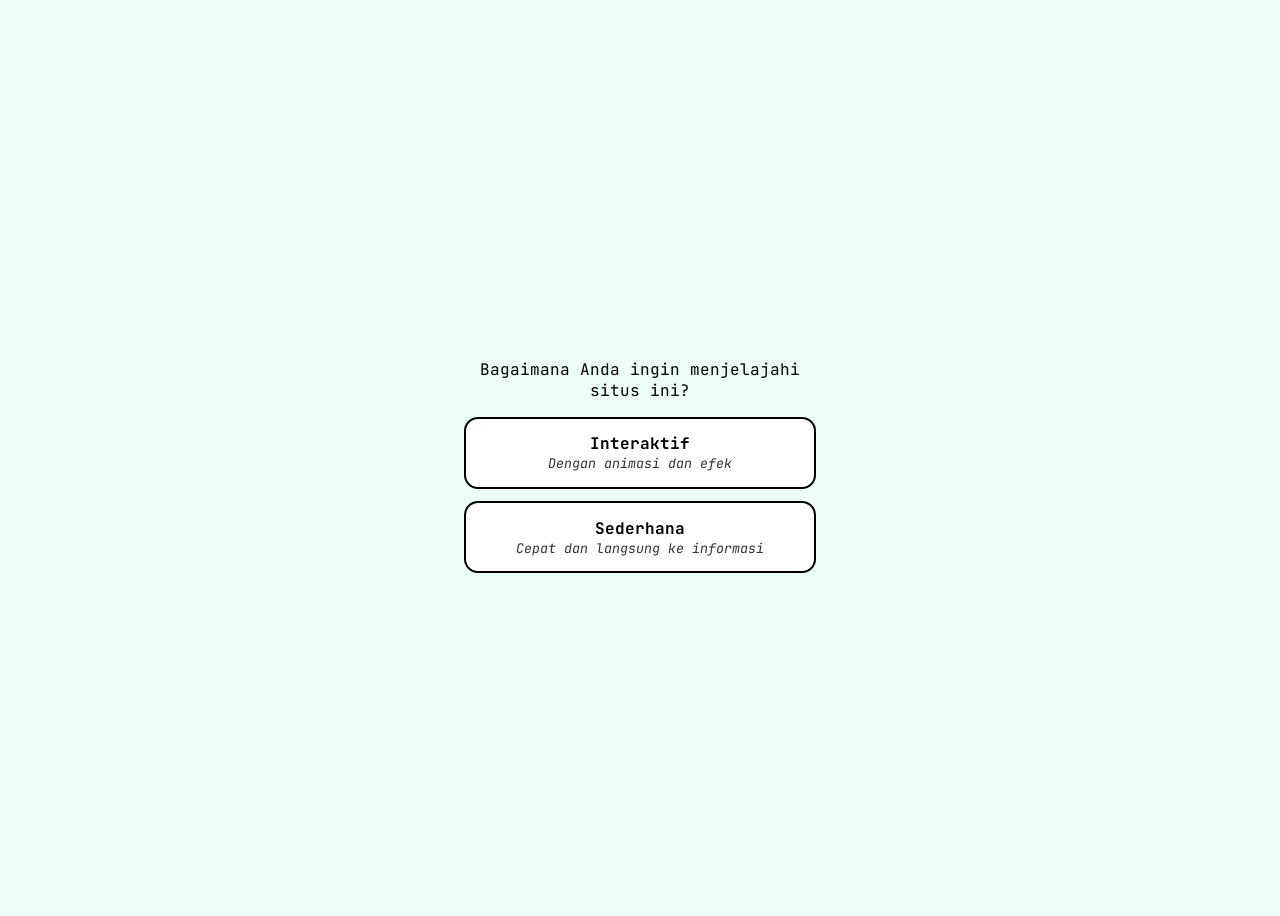
<file: index.html>
<!DOCTYPE html>
<html lang="id">
    <head>
        <meta charset="UTF-8" />
        <meta name="viewport" content="width=device-width, initial-scale=1" />
        <link rel="preconnect" href="https://fonts.googleapis.com">
        <link rel="preconnect" href="https://fonts.gstatic.com" crossorigin>
        <link href="https://fonts.googleapis.com/css2?family=JetBrains+Mono:ital,wght@0,400;0,700;1,400&family=Amiri&display=swap" rel="stylesheet">
        <title>SMPIT Al-Irsyad Al-Islamiyyah Bandung</title>
        <script>
        try {
            var saved = localStorage.getItem("mode");
            var calm = matchMedia("(prefers-reduced-motion: reduce)").matches;
            document.documentElement.dataset.mode = saved || (calm ? "formal" : "interactive");
        } catch (e) {}
        </script>
        <link rel="stylesheet" href="css/splash.css" />
        <script src="js/transition.js" defer></script>
        <script src="js/words.js" defer></script>
        <script src="js/mode.js" defer></script>
    </head>
    <body>
        <div class="splash">
            <div class="shape circle"></div>
            <div class="shape square"></div>
            <div class="shape triangle"></div>
            <img class="splash-logo" src="assets/al-irsyad-logo.png" alt="Logo Al-Irsyad Al-Islamiyyah">
        </div>
        <section class="hero">
            <div class="group">
                <p class="line" lang="ar" dir="rtl" data-words style="--start: 3s">السلام عليكم ورحمة الله وبركاته</p>
            </div>
            <div class="group">
                <h1 class="line" data-words style="--start: 6.7s">Selamat Datang</h1>
                <p class="line" data-words style="--start: 6.9s">Di Website SMPIT Al-Irsyad Al-Islammiyah</p>
            </div>
            <div class="group choice" style="--start: 9.8s">
                <p>Bagaimana Anda ingin menjelajahi situs ini?</p>
                <button type="button" data-set-mode="interactive">Interaktif <small>Dengan animasi dan efek</small></button>
                <button type="button" data-set-mode="formal">Sederhana <small>Cepat dan langsung ke informasi</small></button>
            </div>
        </section>
    </body>
</html>
</file>
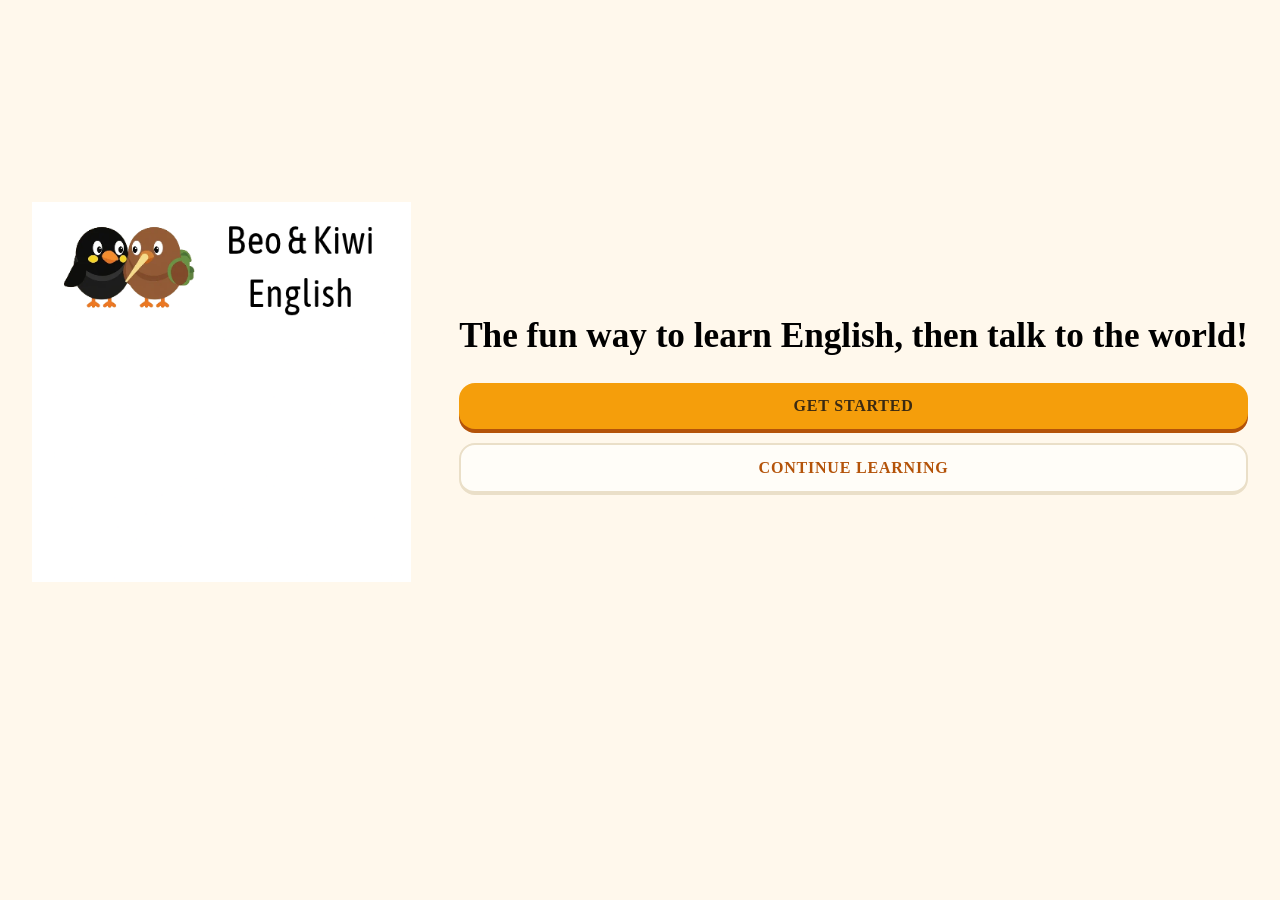
<file: abandoned/index.html>
<!DOCTYPE html>
<html lang="en">
    <head>
        <link rel="preconnect" href="https://fonts.googleapis.com">
        <link rel="preconnect" href="https://fonts.gstatic.com" crossorigin>
        <link href="https://fonts.googleapis.com/css2?family=JetBrains+Mono:ital,wght@0,100..800;1,100..800&display=swap" rel="stylesheet">
        <meta charset="UTF-8" />
        <meta name="viewport" content="width=device-width, initial-scale=1" />
        <title>Beo & Kiwi English</title>
        <link rel="stylesheet" href="css/style.css" />
        <link rel="manifest" href="manifest.json" />
    </head>
    <body>
        <main class="hero">
            <img class="hero-img" src="assets/beo-kiwi.png" alt="Beo and Kiwi waving">
            <div class="hero-text">
                <h1>The fun way to learn English, then talk to the world!</h1>
                <a class="btn btn-primary" href="learn.html">GET STARTED</a>
                <a class="btn btn-outline" href="learn.html">CONTINUE LEARNING</a>
            </div>
        </main>
    </body>
</html>
</file>
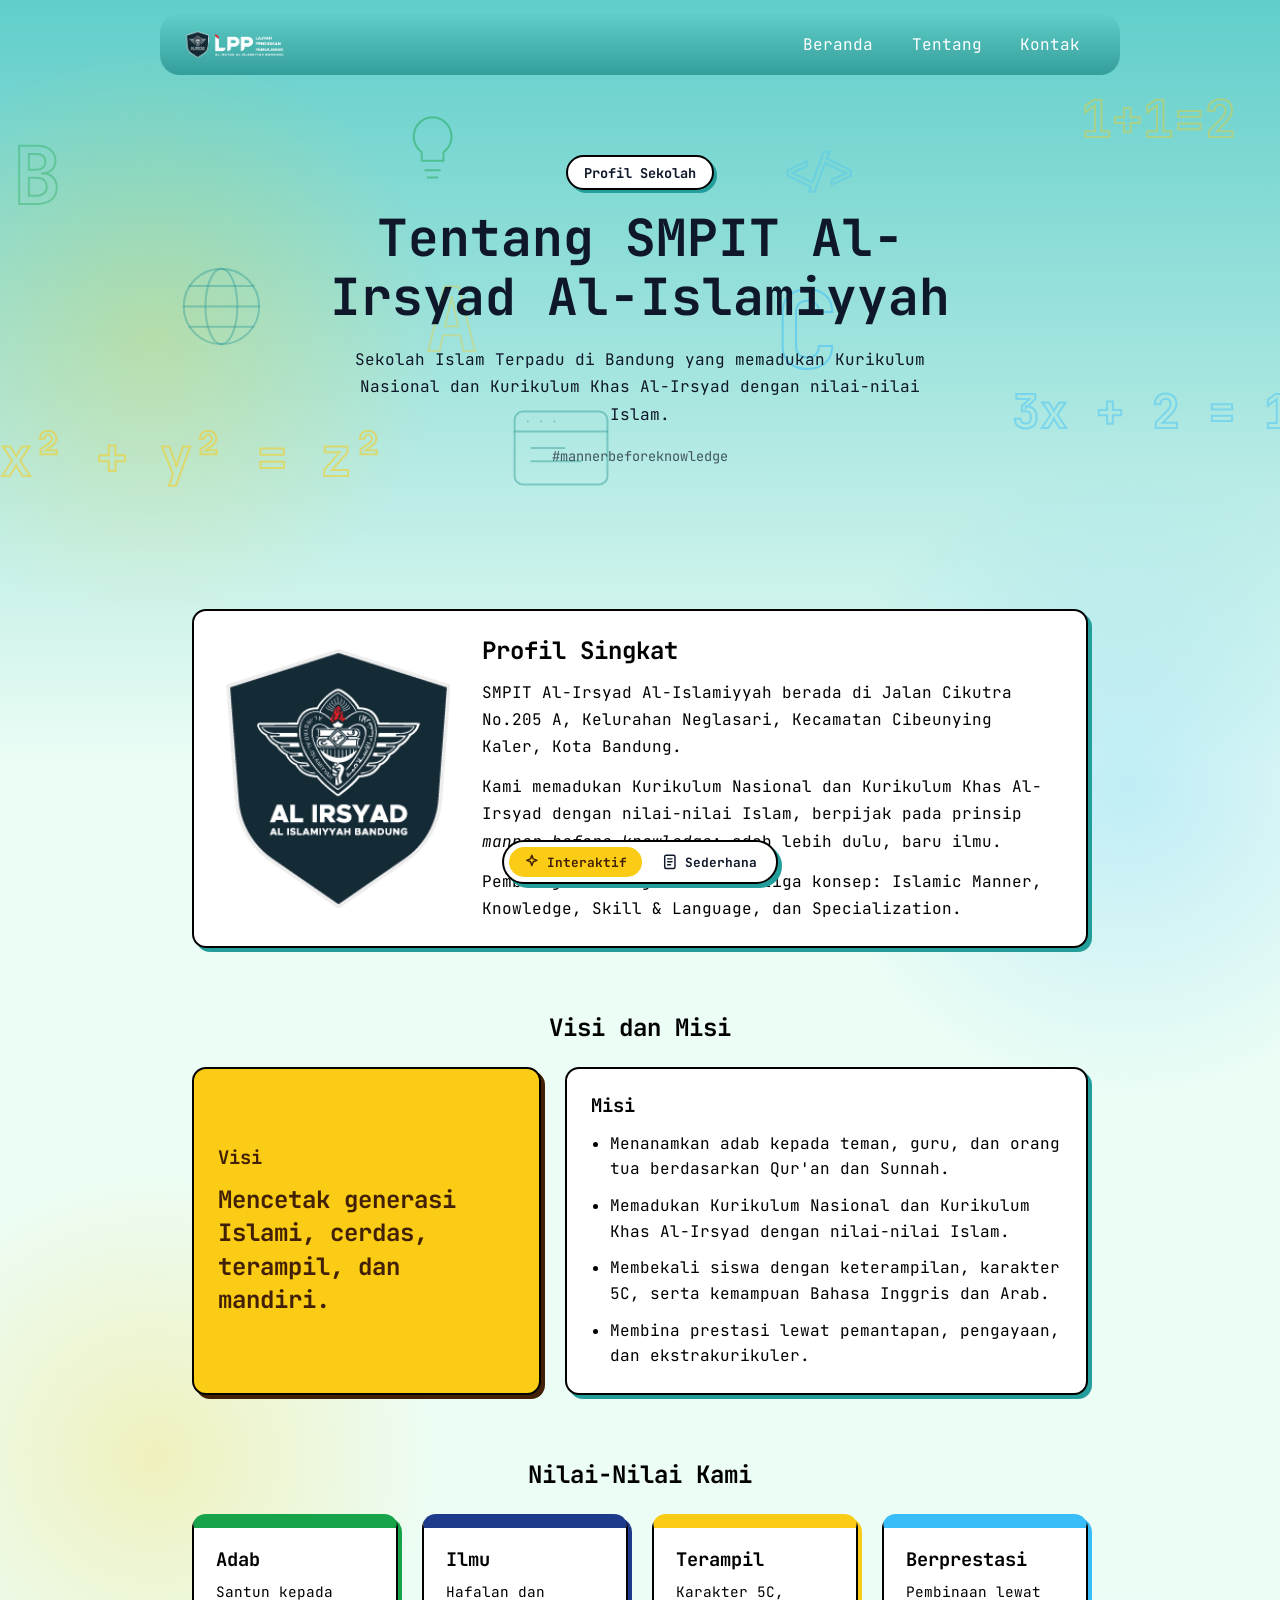
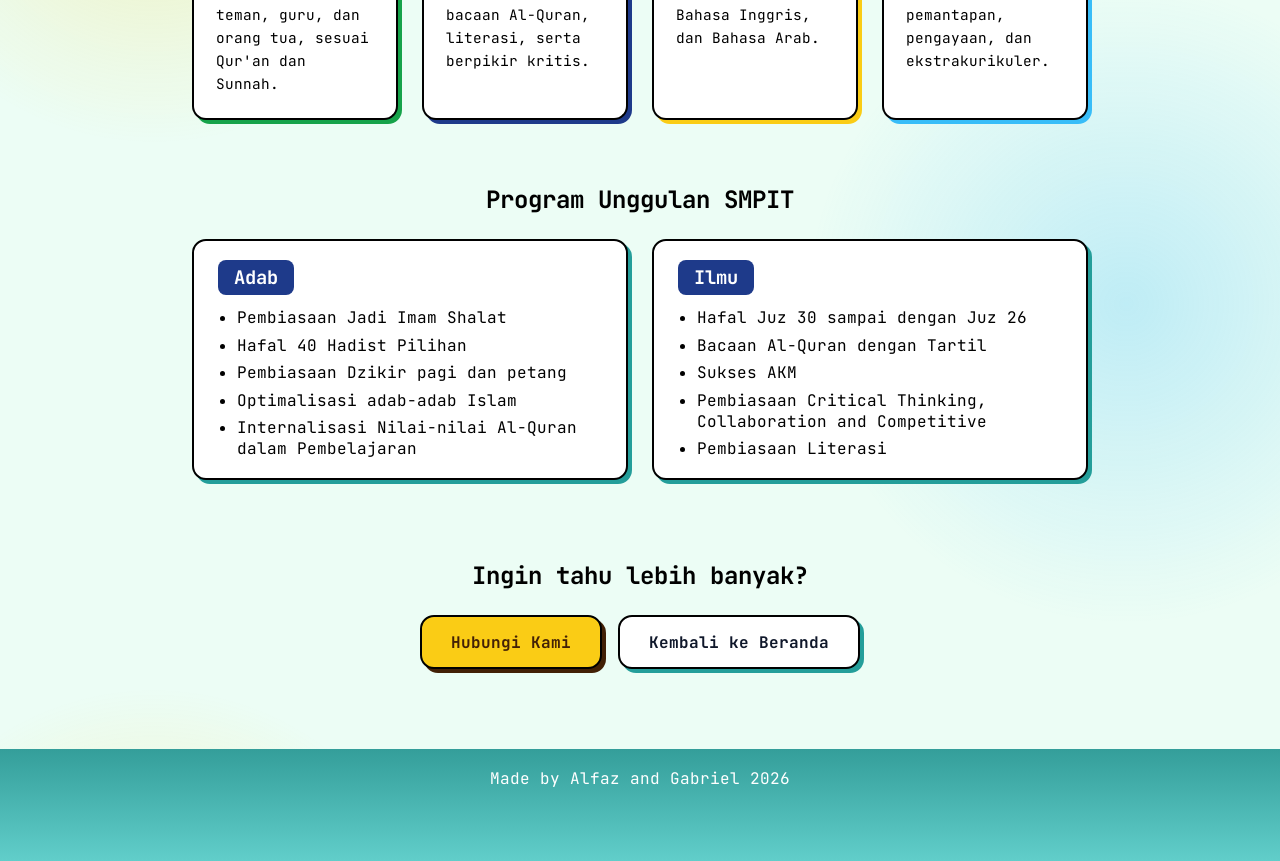
<file: about.html>
<!DOCTYPE html>
<html lang="id">
    <head>
        <meta charset="UTF-8" />
        <meta name="viewport" content="width=device-width, initial-scale=1" />
        <title>Tentang - SMPIT Al-Irsyad Al-Islamiyyah Bandung</title>
        <link rel="stylesheet" href="css/main.css" />
        <link rel="stylesheet" href="css/about.css" />
        <link href="https://fonts.googleapis.com/css2?family=JetBrains+Mono:ital,wght@0,400;0,700;1,400&family=Amiri&display=swap" rel="stylesheet">
        <script src="js/doodles.js" defer></script>
        <script src="js/switch.js" defer></script>
        <script>
        try { document.documentElement.dataset.mode = localStorage.getItem("mode") || "interactive"; } catch (e) {}
        </script>
        <script src="js/transition.js" defer></script>
    </head>
    <body>
        <header class="header-box">
            <img src="assets/al-irysad-logolpp.png" alt="Logo Al-Irsyad Al-Islamiyyah" height="40">
            <nav>
                <a href="home.html">Beranda</a>
                <a href="about.html">Tentang</a>
                <a href="contact.html">Kontak</a>
            </nav>
        </header>

        <main>
            <section class="hero-bg">
                <div class="doodles" aria-hidden="true">
                    <span class="doodle" style="--x: 5%;  --y: 14%; --s: 3rem;   --d: 15s; --r: 4rem">1+1=2</span>
                    <span class="doodle" style="--x: 70%; --y: 8%;  --s: 2.5rem; --d: 18s; --r: 3rem">x² + y² = z²</span>
                    <span class="doodle" style="--x: 8%;  --y: 62%; --s: 2.5rem; --d: 17s; --r: 5rem">3x + 2 = 11</span>
                    <span class="doodle" style="--x: 55%; --y: 78%; --s: 3rem;   --d: 14s; --r: 3rem">&lt;/&gt;</span>
                    <span class="doodle" style="--x: 82%; --y: 55%; --s: 6rem;   --d: 19s; --r: 4rem">A</span>
                    <span class="doodle" style="--x: 30%; --y: 85%; --s: 5rem;   --d: 16s; --r: 3rem">B</span>
                    <span class="doodle" style="--s: 5rem">C</span>

                    <svg class="doodle" viewBox="0 0 64 64" style="--x: 40%; --y: 10%; --s: 5rem; --d: 20s; --r: 4rem">
                        <circle cx="32" cy="32" r="26"/>
                        <ellipse cx="32" cy="32" rx="11" ry="26"/>
                        <path d="M6 32h52M10 18h44M10 46h44"/>
                    </svg>

                    <svg class="doodle" viewBox="0 0 64 64" style="--x: 18%; --y: 36%; --s: 5.5rem; --d: 17s; --r: 3rem">
                        <rect x="4" y="10" width="56" height="44" rx="5"/>
                        <path d="M4 22h56M12 16h.01M20 16h.01M28 16h.01M14 32h20M14 40h30"/>
                    </svg>

                    <svg class="doodle" viewBox="0 0 64 64" style="--x: 88%; --y: 82%; --s: 4rem; --d: 13s; --r: 3rem">
                        <path d="M32 6a16 16 0 0 0-9 29v7h18v-7a16 16 0 0 0-9-29zM26 50h12M28 56h8"/>
                    </svg>
                </div>
                    <div class="content">
                        <p class="badge">Profil Sekolah</p>
                        <h1>Tentang SMPIT Al-Irsyad Al-Islamiyyah</h1>
                        <p class="lead">
                            Sekolah Islam Terpadu di Bandung yang memadukan Kurikulum Nasional dan
                            Kurikulum Khas Al-Irsyad dengan nilai-nilai Islam.
                        </p>
                        <p class="tag">#mannerbeforeknowledge</p>
                    </div>
            </section>

            <section class="about-section profile" aria-labelledby="profil-title">
                <img class="profile-logo" src="assets/al-irsyad-logo.png" alt="Logo Al-Irsyad Al-Islamiyyah">
                <div class="profile-text">
                    <h2 id="profil-title">Profil Singkat</h2>
                    <p>
                        SMPIT Al-Irsyad Al-Islamiyyah berada di Jalan Cikutra No.205 A,
                        Kelurahan Neglasari, Kecamatan Cibeunying Kaler, Kota Bandung.
                    </p>
                    <p>
                        Kami memadukan Kurikulum Nasional dan Kurikulum Khas Al-Irsyad dengan
                        nilai-nilai Islam, berpijak pada prinsip <em>manner before knowledge</em>:
                        adab lebih dulu, baru ilmu.
                    </p>
                    <p>
                        Pembelajaran berjalan lewat tiga konsep: Islamic Manner, Knowledge,
                        Skill &amp; Language, dan Specialization.
                    </p>
                </div>
            </section>

            <section class="about-section" aria-labelledby="visimisi-title">
                <h2 id="visimisi-title">Visi dan Misi</h2>
                <div class="vision-grid">
                    <article class="vision">
                        <h3>Visi</h3>
                        <p class="vision-text">Mencetak generasi Islami, cerdas, terampil, dan mandiri.</p>
                    </article>
                    <article class="mission">
                        <h3>Misi</h3>
                        <ul>
                            <li>Menanamkan adab kepada teman, guru, dan orang tua berdasarkan Qur'an dan Sunnah.</li>
                            <li>Memadukan Kurikulum Nasional dan Kurikulum Khas Al-Irsyad dengan nilai-nilai Islam.</li>
                            <li>Membekali siswa dengan keterampilan, karakter 5C, serta kemampuan Bahasa Inggris dan Arab.</li>
                            <li>Membina prestasi lewat pemantapan, pengayaan, dan ekstrakurikuler.</li>
                        </ul>
                    </article>
                </div>
            </section>

            <section class="about-section" aria-labelledby="nilai-title">
                <h2 id="nilai-title">Nilai-Nilai Kami</h2>
                <div class="values">
                    <article class="value value-adab">
                        <h3>Adab</h3>
                        <p>Santun kepada teman, guru, dan orang tua, sesuai Qur'an dan Sunnah.</p>
                    </article>
                    <article class="value value-ilmu">
                        <h3>Ilmu</h3>
                        <p>Hafalan dan bacaan Al-Quran, literasi, serta berpikir kritis.</p>
                    </article>
                    <article class="value value-terampil">
                        <h3>Terampil</h3>
                        <p>Karakter 5C, Bahasa Inggris, dan Bahasa Arab.</p>
                    </article>
                    <article class="value value-prestasi">
                        <h3>Berprestasi</h3>
                        <p>Pembinaan lewat pemantapan, pengayaan, dan ekstrakurikuler.</p>
                    </article>
                </div>
            </section>

            <section class="about-section" aria-labelledby="program-title">
                <h2 id="program-title">Program Unggulan SMPIT</h2>
                <div class="program-grid">
                    <article class="program-card">
                        <h3>Adab</h3>
                        <ul>
                            <li>Pembiasaan Jadi Imam Shalat</li>
                            <li>Hafal 40 Hadist Pilihan</li>
                            <li>Pembiasaan Dzikir pagi dan petang</li>
                            <li>Optimalisasi adab-adab Islam</li>
                            <li>Internalisasi Nilai-nilai Al-Quran dalam Pembelajaran</li>
                        </ul>
                    </article>
                    <article class="program-card">
                        <h3>Ilmu</h3>
                        <ul>
                            <li>Hafal Juz 30 sampai dengan Juz 26</li>
                            <li>Bacaan Al-Quran dengan Tartil</li>
                            <li>Sukses AKM</li>
                            <li>Pembiasaan Critical Thinking, Collaboration and Competitive</li>
                            <li>Pembiasaan Literasi</li>
                        </ul>
                    </article>
                </div>
            </section>

            <section class="about-cta" aria-labelledby="cta-title">
                <h2 id="cta-title">Ingin tahu lebih banyak?</h2>
                <div class="cta-row">
                    <a class="cta" href="contact.html">Hubungi Kami</a>
                    <a class="cta cta-alt" href="home.html">Kembali ke Beranda</a>
                </div>
            </section>
        </main>

        <div class="footer-box">
            <footer>Made by Alfaz and Gabriel 2026</footer>
        </div>
    </body>
</html>
</file>
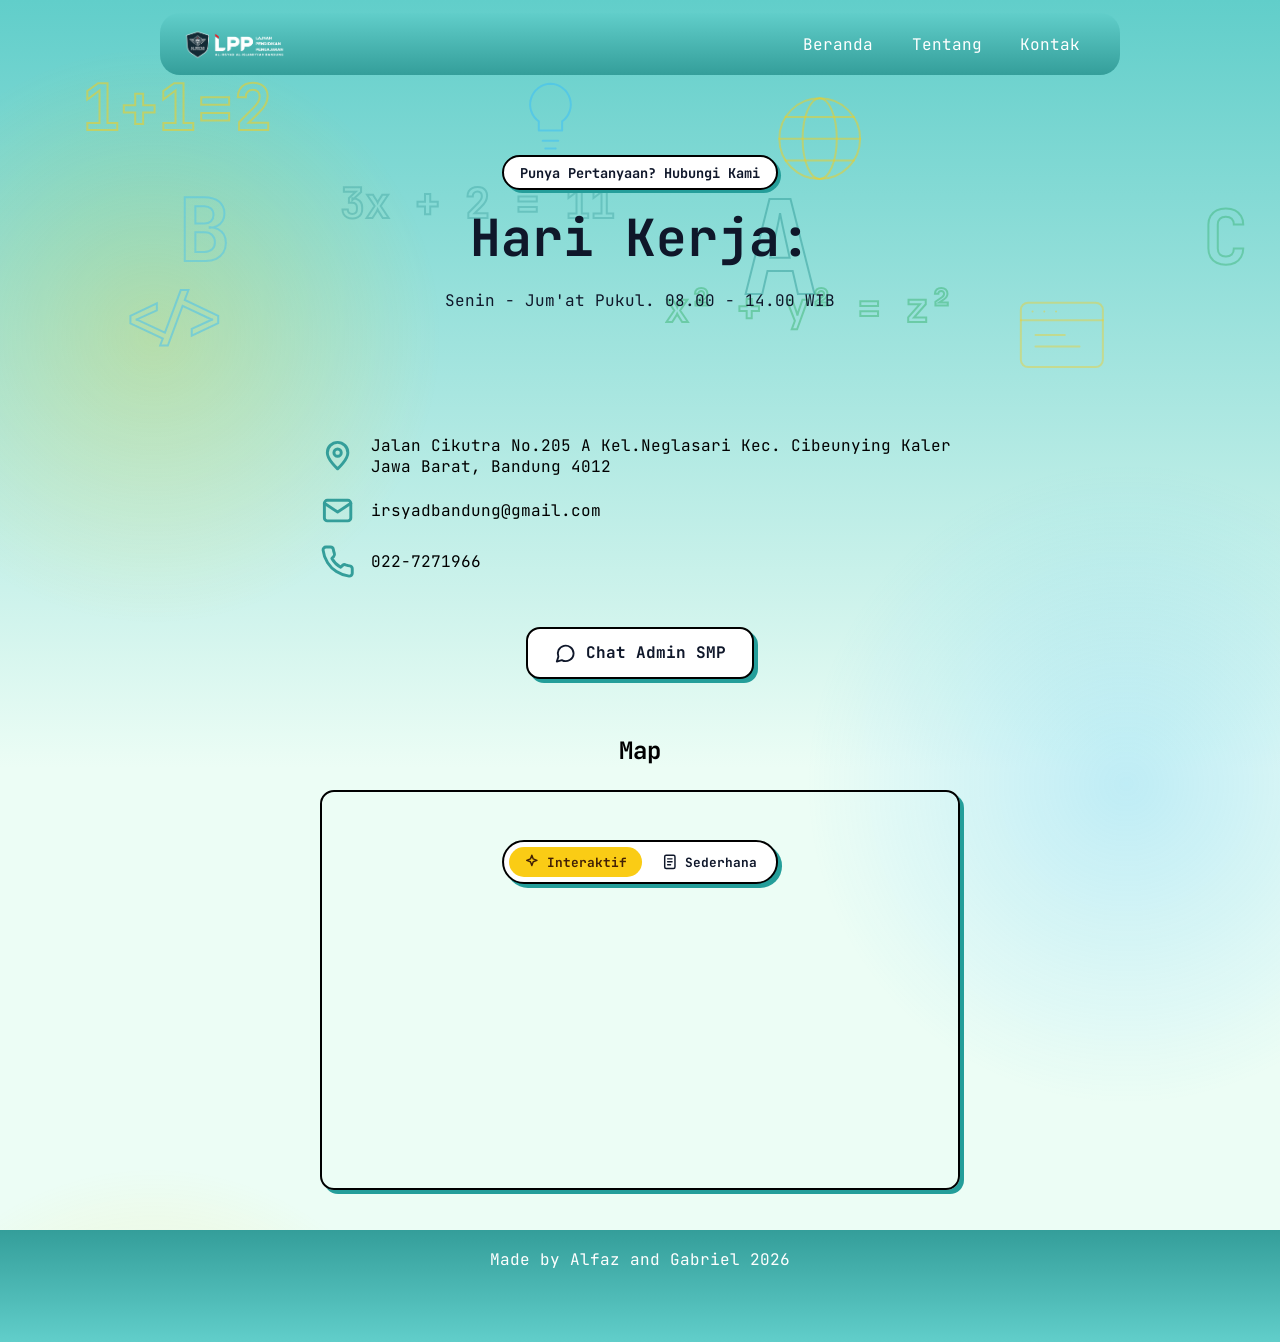
<file: contact.html>
<!DOCTYPE html>
<html lang="id">
    <head>
        <meta charset="UTF-8" />
        <meta name="viewport" content="width=device-width, initial-scale=1" />
        <title>Kontak - SMPIT Al-Irsyad Al-Islamiyyah Bandung</title>
        <link rel="stylesheet" href="css/main.css" />
        <link rel="stylesheet" href="css/contact.css" />
        <link href="https://fonts.googleapis.com/css2?family=JetBrains+Mono:ital,wght@0,400;0,700;1,400&family=Amiri&display=swap" rel="stylesheet">
        <script src="js/doodles.js" defer></script>
        <script src="js/concepts.js" defer></script>
        <script src="js/switch.js" defer></script>
        <script>
        try {
            var saved = localStorage.getItem("mode");
            var calm = matchMedia("(prefers-reduced-motion: reduce)").matches;
            document.documentElement.dataset.mode = saved || (calm ? "formal" : "interactive");
        } catch (e) {}
        </script>
        <script src="js/transition.js" defer></script>
    </head>
    <body>
        <header class="header-box">
            <img src="assets/al-irysad-logolpp.png" alt="Logo Al-Irsyad Al-Islamiyyah" height="40">
            <nav>
                <a href="home.html">Beranda</a>
                <a href="about.html">Tentang</a>
                <a href="contact.html">Kontak</a>
            </nav>
        </header>
            <main class="hero-bg">
            <div class="doodles" aria-hidden="true">
                <span class="doodle" style="--x: 5%;  --y: 14%; --s: 3rem;   --d: 15s; --r: 4rem">1+1=2</span>
                <span class="doodle" style="--x: 70%; --y: 8%;  --s: 2.5rem; --d: 18s; --r: 3rem">x² + y² = z²</span>
                <span class="doodle" style="--x: 8%;  --y: 62%; --s: 2.5rem; --d: 17s; --r: 5rem">3x + 2 = 11</span>
                <span class="doodle" style="--x: 55%; --y: 78%; --s: 3rem;   --d: 14s; --r: 3rem">&lt;/&gt;</span>
                <span class="doodle" style="--x: 82%; --y: 55%; --s: 6rem;   --d: 19s; --r: 4rem">A</span>
                <span class="doodle" style="--x: 30%; --y: 85%; --s: 5rem;   --d: 16s; --r: 3rem">B</span>
                <span class="doodle" style="--s: 5rem">C</span>

                <svg class="doodle" viewBox="0 0 64 64" style="--x: 40%; --y: 10%; --s: 5rem; --d: 20s; --r: 4rem">
                    <circle cx="32" cy="32" r="26"/>
                    <ellipse cx="32" cy="32" rx="11" ry="26"/>
                    <path d="M6 32h52M10 18h44M10 46h44"/>
                </svg>

                <svg class="doodle" viewBox="0 0 64 64" style="--x: 18%; --y: 36%; --s: 5.5rem; --d: 17s; --r: 3rem">
                    <rect x="4" y="10" width="56" height="44" rx="5"/>
                    <path d="M4 22h56M12 16h.01M20 16h.01M28 16h.01M14 32h20M14 40h30"/>
                </svg>

                <svg class="doodle" viewBox="0 0 64 64" style="--x: 88%; --y: 82%; --s: 4rem; --d: 13s; --r: 3rem">
                    <path d="M32 6a16 16 0 0 0-9 29v7h18v-7a16 16 0 0 0-9-29zM26 50h12M28 56h8"/>
                </svg>
            </div>
            <div class="content">
                <p class="badge">Punya Pertanyaan? Hubungi Kami</p>
                <h1>Hari Kerja:</h1>
                <p class="lead">Senin - Jum'at Pukul. 08.00 - 14.00 WIB</p>
            </div>
        </main>

        <section class="info">
            <ul class="contact-list">
                <li>
                    <svg viewBox="0 0 24 24" aria-hidden="true">
                        <path d="M12 21s-7-6.2-7-11a7 7 0 0 1 14 0c0 4.8-7 11-7 11z"/>
                        <circle cx="12" cy="10" r="2.5"/>
                    </svg>
                    <span>Jalan Cikutra No.205 A Kel.Neglasari Kec. Cibeunying Kaler Jawa Barat, Bandung 4012</span>
                </li>
                <li>
                    <svg viewBox="0 0 24 24" aria-hidden="true">
                        <rect x="3" y="5" width="18" height="14" rx="2"/>
                        <path d="m3 7 9 6 9-6"/>
                    </svg>
                    <a href="mailto:irsyadbandung@gmail.com">irsyadbandung@gmail.com</a>
                </li>
                <li>
                    <svg viewBox="0 0 24 24" aria-hidden="true">
                        <path d="M22 16.9v3a2 2 0 0 1-2.2 2 19.8 19.8 0 0 1-8.6-3.1 19.5 19.5 0 0 1-6-6A19.8 19.8 0 0 1 2.1 4.2 2 2 0 0 1 4.1 2h3a2 2 0 0 1 2 1.7c.1 1 .4 1.9.7 2.8a2 2 0 0 1-.5 2.1L8.1 9.9a16 16 0 0 0 6 6l1.3-1.3a2 2 0 0 1 2.1-.4c.9.3 1.8.6 2.8.7a2 2 0 0 1 1.7 2z"/>
                    </svg>
                    <a href="tel:+62227271966">022-7271966</a>
                </li>
                <li>
                    <div class="wa-list">
                        <a class="wa-btn" href="https://wa.me/+6281959598011" target="_blank" rel="noopener">
                            <svg viewBox="0 0 24 24" aria-hidden="true">
                                <path d="M21 12a8.5 8.5 0 0 1-12.6 7.4L3 21l1.7-5.2A8.5 8.5 0 1 1 21 12z"/>
                            </svg>
                            Chat Admin SMP
                        </a>
                    </div>
                </li>
            </ul>

            <h2>Map</h2>
            <iframe
                class="map"
                title="Lokasi SMPIT Al-Irsyad Al-Islamiyyah Bandung"
                src="https://www.google.com/maps?q=SMPIT+Al+-+Irsyad+Al+-+Islamiyyah,+Jl.+Cikutra+No.205A,+Neglasari,+Kec.+Cibeunying+Kaler,+Kota+Bandung,+Jawa+Barat+40124&z=17&output=embed"
                loading="lazy"
                referrerpolicy="no-referrer-when-downgrade"
                allowfullscreen>
            </iframe>
        </section>

        <div class="footer-box">
            <footer>Made by Alfaz and Gabriel 2026</footer>
        </div>
    </body>
</html>
</file>
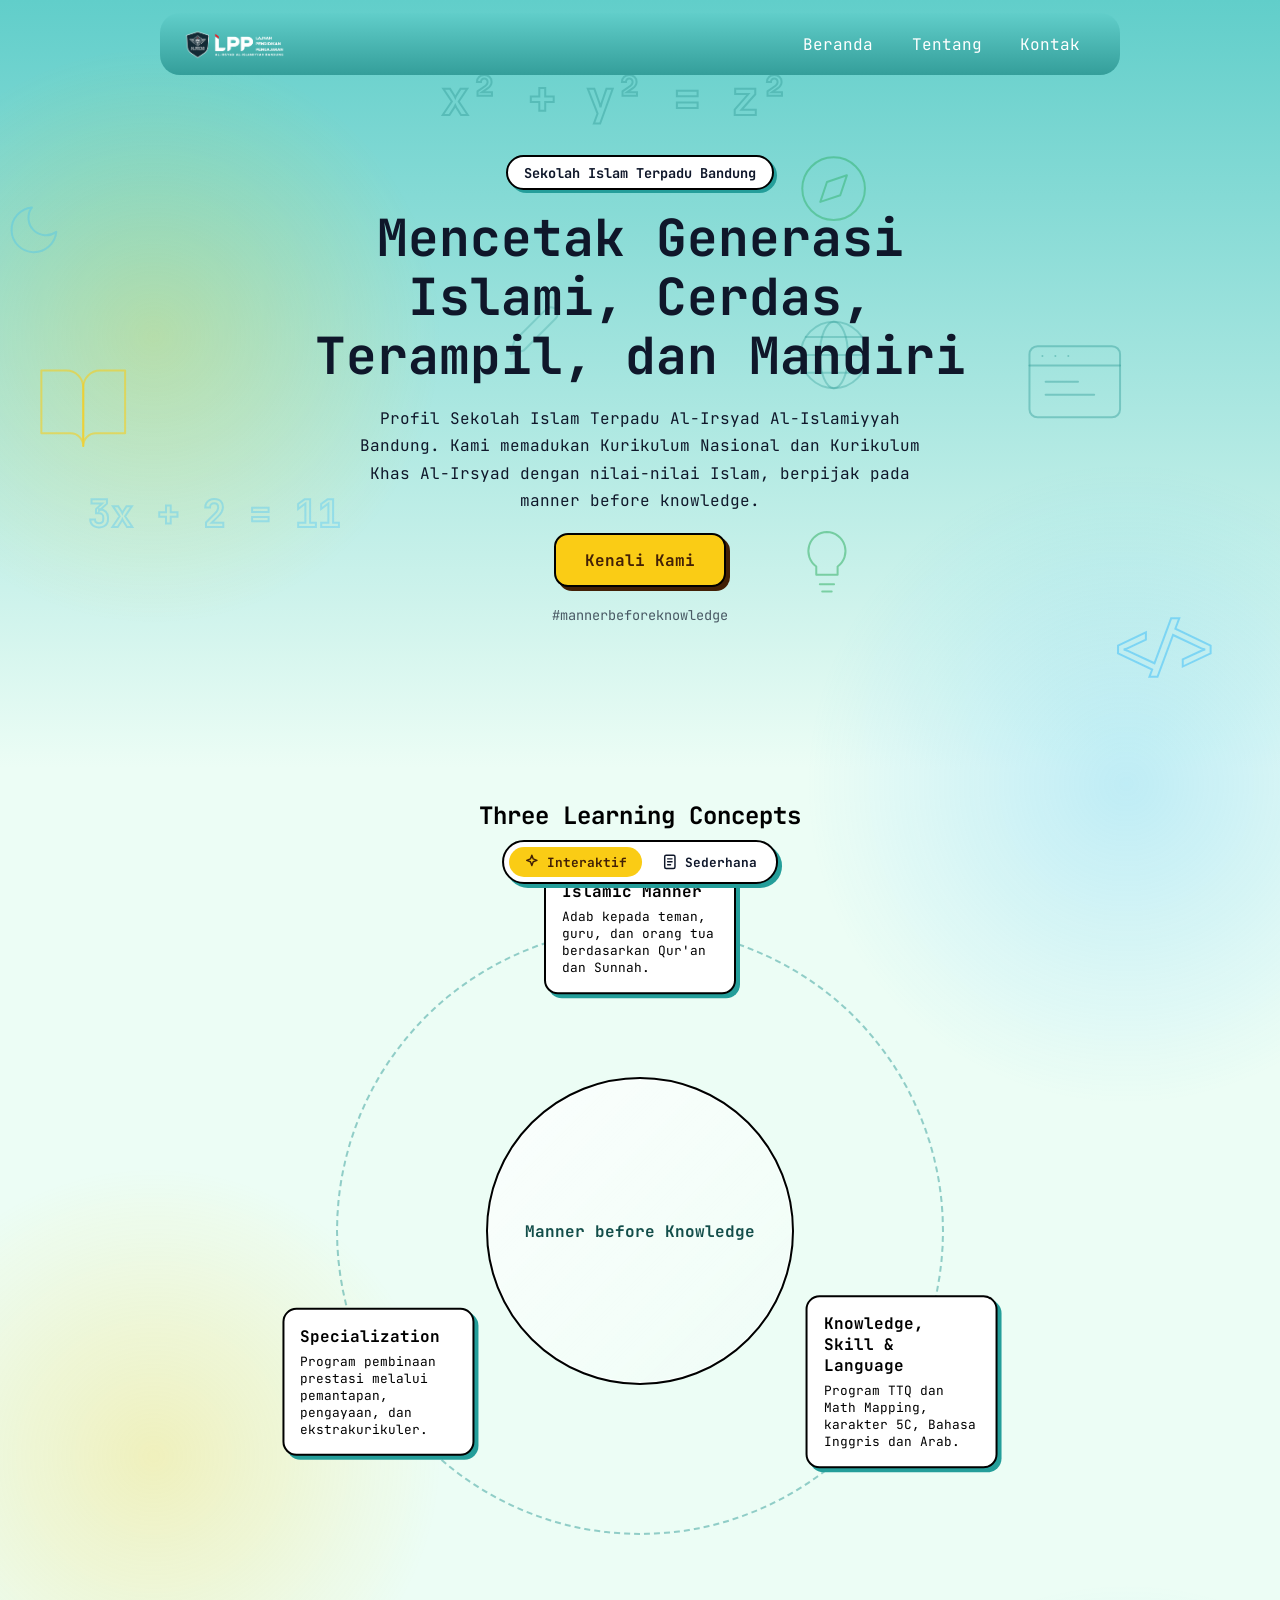
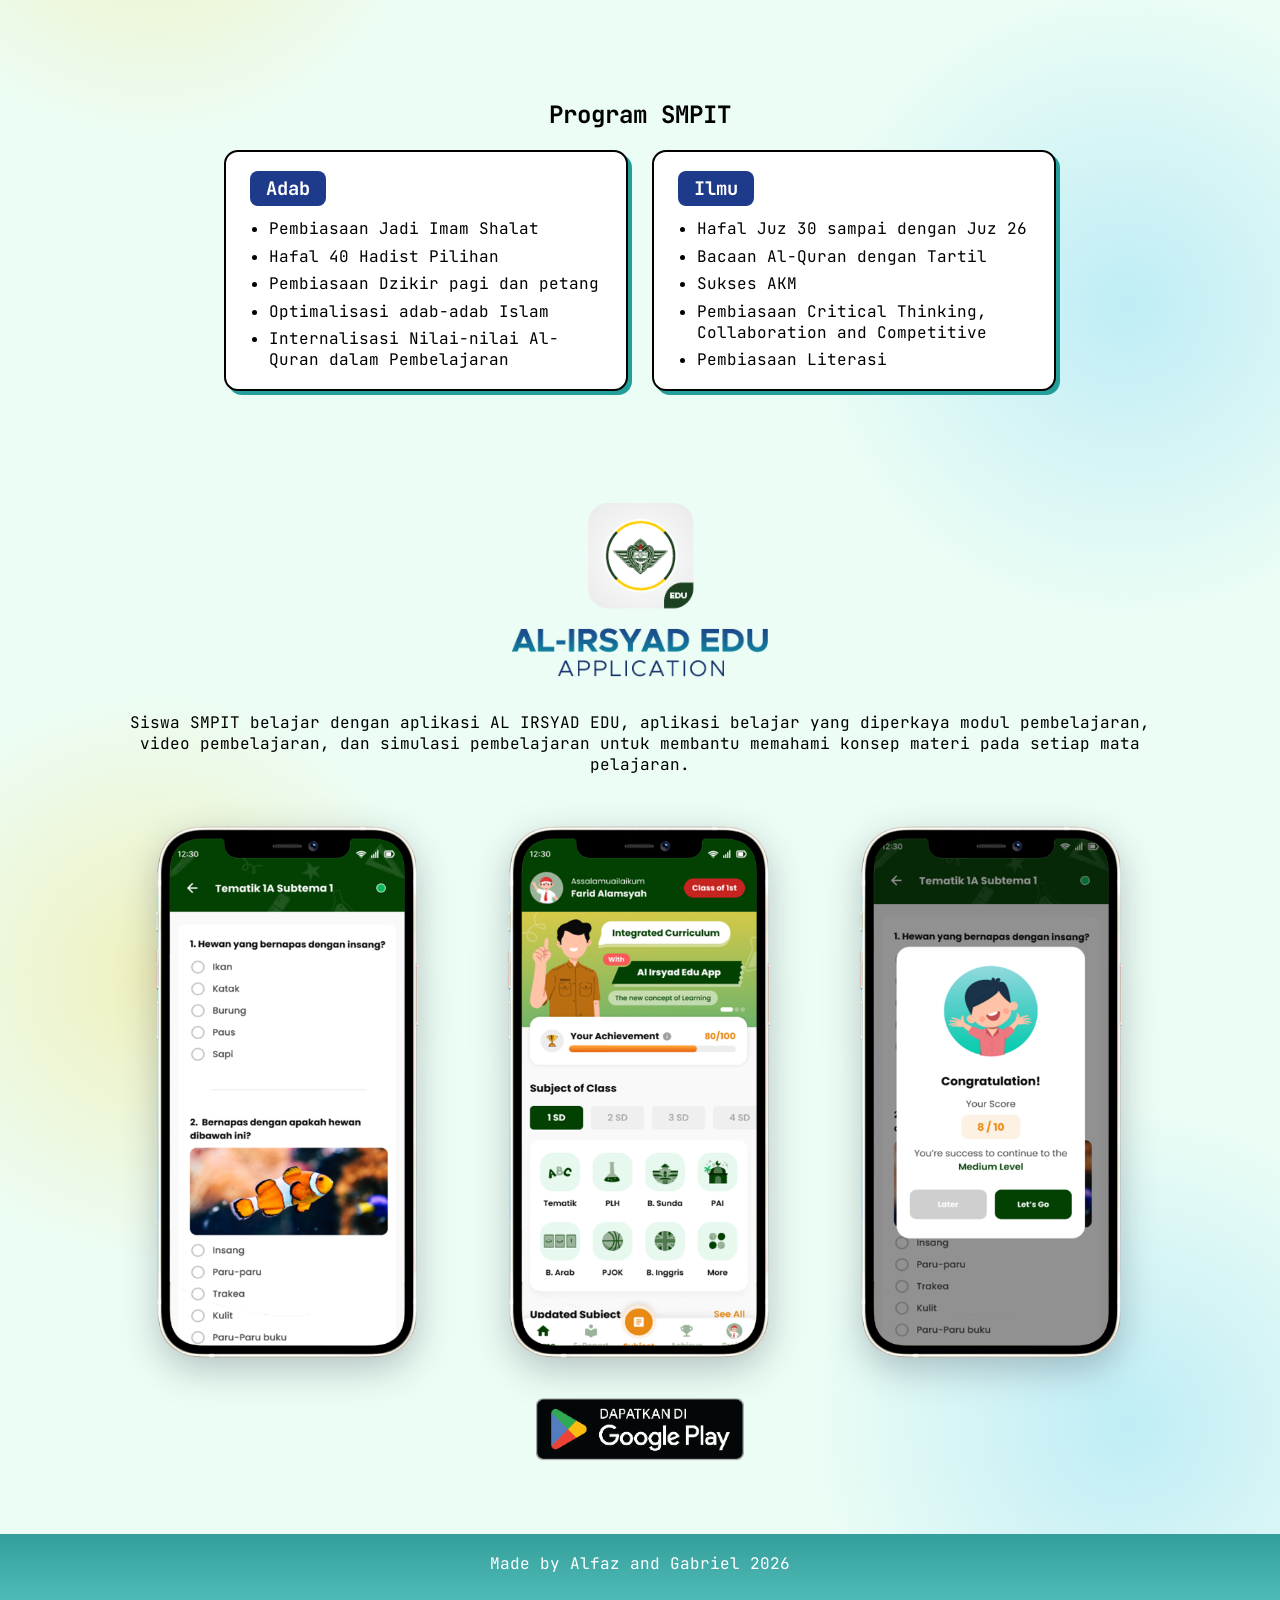
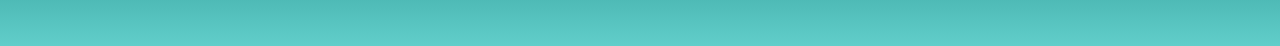
<file: home.html>
<!DOCTYPE html>
<html lang="id">
    <head>
        <meta charset="UTF-8" />
        <meta name="viewport" content="width=device-width, initial-scale=1" />
        <title>Beranda - SMPIT Al-Irsyad Al-Islamiyyah Bandung</title>
        <link rel="stylesheet" href="css/main.css" />
        <link rel="stylesheet" href="css/home.css" />
        <link href="https://fonts.googleapis.com/css2?family=JetBrains+Mono:ital,wght@0,400;0,700;1,400&family=Amiri&display=swap" rel="stylesheet">
        <script src="js/doodles.js" defer></script>
        <script src="js/concepts.js" defer></script>
        <script src="js/switch.js" defer></script>
        <script>
        try {
            var saved = localStorage.getItem("mode");
            var calm = matchMedia("(prefers-reduced-motion: reduce)").matches;
            document.documentElement.dataset.mode = saved || (calm ? "formal" : "interactive");
        } catch (e) {}
        </script>
        <script src="js/transition.js" defer></script>
    </head>
    <body>
        <header class="header-box">
            <img src="assets/al-irysad-logolpp.png" alt="Logo Al-Irsyad Al-Islamiyyah" height="40">
            <nav>
                <a href="home.html">Beranda</a>
                <a href="about.html">Tentang</a>
                <a href="contact.html">Kontak</a>
            </nav>
        </header>
            <main class="hero-bg">
            <div class="doodles" aria-hidden="true">
                <span class="doodle" style="--x: 5%;  --y: 14%; --s: 3rem;   --d: 15s; --r: 4rem">1+1=2</span>
                <span class="doodle" style="--x: 70%; --y: 8%;  --s: 2.5rem; --d: 18s; --r: 3rem">x² + y² = z²</span>
                <span class="doodle" style="--x: 8%;  --y: 62%; --s: 2.5rem; --d: 17s; --r: 5rem">3x + 2 = 11</span>
                <span class="doodle" style="--x: 55%; --y: 78%; --s: 3rem;   --d: 14s; --r: 3rem">&lt;/&gt;</span>
                <span class="doodle" style="--x: 82%; --y: 55%; --s: 6rem;   --d: 19s; --r: 4rem">A</span>
                <span class="doodle" style="--x: 30%; --y: 85%; --s: 5rem;   --d: 16s; --r: 3rem">B</span>
                <span class="doodle" style="--s: 5rem">C</span>
                <svg class="doodle" viewBox="0 0 24 24" style="--s: 4.5rem"><path d="M2 3h6a4 4 0 0 1 4 4v14a3 3 0 0 0-3-3H2z"/><path d="M22 3h-6a4 4 0 0 0-4 4v14a3 3 0 0 1 3-3h7z"/></svg>
                <svg class="doodle" viewBox="0 0 24 24" style="--s: 4rem"><path d="M21 12.79A9 9 0 1 1 11.21 3 7 7 0 0 0 21 12.79z"/></svg>
                <svg class="doodle" viewBox="0 0 24 24" style="--s: 4rem"><path d="M17 3a2.828 2.828 0 1 1 4 4L7.5 20.5 2 22l1.5-5.5L17 3z"/></svg>
                <svg class="doodle" viewBox="0 0 24 24" style="--s: 4.5rem"><circle cx="12" cy="12" r="10"/><polygon points="16.24 7.76 14.12 14.12 7.76 16.24 9.88 9.88 16.24 7.76"/></svg>

                <svg class="doodle" viewBox="0 0 64 64" style="--x: 40%; --y: 10%; --s: 5rem; --d: 20s; --r: 4rem">
                    <circle cx="32" cy="32" r="26"/>
                    <ellipse cx="32" cy="32" rx="11" ry="26"/>
                    <path d="M6 32h52M10 18h44M10 46h44"/>
                </svg>

                <svg class="doodle" viewBox="0 0 64 64" style="--x: 18%; --y: 36%; --s: 5.5rem; --d: 17s; --r: 3rem">
                    <rect x="4" y="10" width="56" height="44" rx="5"/>
                    <path d="M4 22h56M12 16h.01M20 16h.01M28 16h.01M14 32h20M14 40h30"/>
                </svg>

                <svg class="doodle" viewBox="0 0 64 64" style="--x: 88%; --y: 82%; --s: 4rem; --d: 13s; --r: 3rem">
                    <path d="M32 6a16 16 0 0 0-9 29v7h18v-7a16 16 0 0 0-9-29zM26 50h12M28 56h8"/>
                </svg>
            </div>
            <div class="content">
                <p class="badge">Sekolah Islam Terpadu Bandung</p>
                <h1>Mencetak Generasi Islami, Cerdas, Terampil, dan Mandiri</h1>
                <p class="lead">
                    Profil Sekolah Islam Terpadu Al-Irsyad Al-Islamiyyah Bandung. Kami memadukan
                    Kurikulum Nasional dan Kurikulum Khas Al-Irsyad dengan nilai-nilai Islam,
                    berpijak pada manner before knowledge.
                </p>
                <a class="cta" href="about.html">Kenali Kami</a>
                <p class="tag">#mannerbeforeknowledge</p>
            </div>
        </main>
        
        <section class="concepts">
            <h2>Three Learning Concepts</h2>
            <div class="stage">
                <div class="hub">
                    <p class="hub-text">Manner before Knowledge</p>
                    <img class="hub-img" alt="">
                </div>
                <div class="orbit">
                    <div class="arm"><article data-img="assets/o1.png">
                        <h3>Islamic Manner</h3>
                        <p>Adab kepada teman, guru, dan orang tua berdasarkan Qur'an dan Sunnah.</p>
                    </article></div>
                    <div class="arm"><article data-img="assets/o2.png">
                        <h3>Knowledge, Skill &amp; Language</h3>
                        <p>Program TTQ dan Math Mapping, karakter 5C, Bahasa Inggris dan Arab.</p>
                    </article></div>
                    <div class="arm"><article data-img="assets/o3.png">
                        <h3>Specialization</h3>
                        <p>Program pembinaan prestasi melalui pemantapan, pengayaan, dan ekstrakurikuler.</p>
                    </article></div>
                </div>
            </div>
        </section>

        <section class="program">
            <h2>Program SMPIT</h2>
            <div class="program-grid">
                <article class="program-card">
                    <h3>Adab</h3>
                    <ul>
                        <li>Pembiasaan Jadi Imam Shalat</li>
                        <li>Hafal 40 Hadist Pilihan</li>
                        <li>Pembiasaan Dzikir pagi dan petang</li>
                        <li>Optimalisasi adab-adab Islam</li>
                        <li>Internalisasi Nilai-nilai Al-Quran dalam Pembelajaran</li>
                    </ul>
                </article>
                <article class="program-card">
                    <h3>Ilmu</h3>
                    <ul>
                        <li>Hafal Juz 30 sampai dengan Juz 26</li>
                        <li>Bacaan Al-Quran dengan Tartil</li>
                        <li>Sukses AKM</li>
                        <li>Pembiasaan Critical Thinking, Collaboration and Competitive</li>
                        <li>Pembiasaan Literasi</li>
                    </ul>
                </article>
            </div>
        </section>

        <section class="edu">
            <img class="edu-logo" src="assets/al-irsyad-applogo.png" alt="Logo aplikasi Al-Irsyad Edu">
            <p>
                Siswa SMPIT belajar dengan aplikasi AL IRSYAD EDU, aplikasi belajar yang diperkaya
                modul pembelajaran, video pembelajaran, dan simulasi pembelajaran untuk membantu
                memahami konsep materi pada setiap mata pelajaran.
            </p>
            <div class="phones">
                <img src="assets/preview1app.png" alt="Layar soal latihan di aplikasi" loading="lazy">
                <img src="assets/preview2app.png" alt="Layar beranda aplikasi" loading="lazy">
                <img src="assets/preview3app.png" alt="Layar hasil nilai di aplikasi" loading="lazy">
            </div>
            <a class="play" href="https://play.google.com/store/apps/details?id=com.alirsyad.app" target="_blank" rel="noopener">
                <img src="assets/playstore.png" alt="Dapatkan di Google Play">
            </a>
        </section>

        <div class="footer-box">
            <footer>Made by Alfaz and Gabriel 2026</footer>
        </div>
    </body>
</html>
</file>
<file: css/splash.css>
html { font-size: clamp(16px, 1.1vw, 26px); }
body { font-family: "JetBrains Mono", monospace; background-color: #ecfdf5; animation: page-in 0.4s ease both; }
body.page-out { animation: page-out 0.4s ease forwards; }
[lang="ar"] { font-family: "Amiri", "Noto Naskh Arabic", serif; }

.splash {
	position: fixed;
	inset: 0;
	display: grid;
	place-items: center;
	overflow: hidden;
	background: #ecfdf5;
	z-index: 9999;
	animation: fade-out 0.5s ease 2.6s forwards;
}

.splash-logo {
	width: clamp(180px, 22vmin, 360px);
	position: relative;
	z-index: 1;
	animation:
		logo-in 2s cubic-bezier(0.22, 1, 0.36, 1) both,
		logo-out 0.6s ease-in 2s forwards;
}

.shape {
	position: absolute;
	top: 0;
	height: 100%;
	width: 33.34%;
	animation:
		shape-in 0.8s cubic-bezier(0.22, 1, 0.36, 1) var(--delay) both,
		shape-out 0.6s cubic-bezier(0.64, 0, 0.78, 0) 2s forwards;
}

.shape::before {
	content: "";
	position: absolute;
	left: 50%;
	top: 50%;
	width: 70%;
	aspect-ratio: 1;
	translate: -50% -50%;
	background: rgba(255, 255, 255, 0.3);
}

.circle   { left: 0;      background: #16a34a; --delay: 0s;   --dx: -120vw; --dy: 0vh; }
.square   { left: 33.33%; background: #facc15; --delay: 0.2s; --dx: 0vw;    --dy: 120vh; }
.triangle { right: 0;     background: #38bdf8; --delay: 0.4s; --dx: 120vw;  --dy: 0vh; }

.circle::before   { border-radius: 50%; }
.triangle::before { clip-path: polygon(50% 0, 0 100%, 100% 100%); }

.word {
    display: inline-block;
    animation:     word-in 0.6s cubic-bezier(0.22, 1, 0.36, 1) calc(var(--start) + var(--i) * 0.12s) both,
    			   word-out 0.5s cubic-bezier(0.64, 0, 0.78, 0) calc(var(--start) + 1.8s + var(--i) * 0.12s) forwards;
}

.hero {
	min-height: 100dvh;
	display: grid;
	place-content: center;
	text-align: center;
}

.group {
	grid-area: 1 / 1;
}

.line {
	margin: 0.2em 0;
}

.choice {
	animation: fade-in 0.8s ease var(--start, 3s) both;
}

.choice small {
	display: block;
	font-style: italic;
	font-weight: 400;
	opacity: 0.8;
}

.choice { max-width: 22rem; margin-inline: auto; }

.choice button {
	display: block;
	width: 100%;
	margin-top: 0.8em;
	padding: 0.9em 1.4em;
	border: 2px solid #000000;
	border-radius: 14px;
	background: #fff;
	color: #000000;
	font: inherit;
	font-weight: 700;
	cursor: pointer;
	transition: transform 0.2s ease, background 0.2s ease,
				color 0.2s ease, box-shadow 0.2s ease;
}

.choice button:hover,
.choice button:focus-visible {
	background: #facc15;
	border-color: #000000;
	color: #422006;
	transform: translateY(-3px);
	box-shadow: 8px 8px #422006;
}

.choice button:active { transform: scale(0.98); }

.choice.leave { animation: fade-out 0.5s ease forwards; }
[hidden] { display: none !important; }
[data-returning] .hero { display: none; }

@keyframes page-in { from { opacity: 0; } }
@keyframes page-out { to { opacity: 0; } }

@keyframes word-in {
  from { opacity: 0; translate: 30px 0; }
}
@keyframes word-out {
  to { opacity: 0; translate: 30px 0; }
}
@keyframes logo-in {
	from { opacity: 0; transform: scale(0); }
	to   { opacity: 1; transform: scale(1); }
}
@keyframes logo-out {
	to { opacity: 0; transform: scale(0); }
}
@keyframes shape-in {
	from { opacity: 0; transform: scale(0); }
	to   { opacity: 1; transform: scale(1); }
}
@keyframes shape-out {
	from { opacity: 1; transform: translate(0, 0); }
	to   { opacity: 0; transform: translate(var(--dx), var(--dy)); }
}
@keyframes fade-in {
	from { opacity: 0; visibility: hidden; }
}
@keyframes fade-out {
	to { opacity: 0; visibility: hidden; }
}
</file>
<file: abandoned/css/style.css>
body {
    background-color: #FFF8EC;
}

.hero {
    display: flex;
    align-items: center;
    justify-content: center;
    gap: 48px;
    min-height: 80vh;
    padding: 24px;
}

.hero-img {
    flex: 1 1 0;
    max-width: 520px;
    min-width: 0;
    height: auto;
}

.hero-text {
    flex: 0 0 1;
    max-width: 420;
    text-align: center;
}

.hero-text h1 {
    font-size: clamp(1.5rem, 3vw, 2.2rem);
    line-height: 1.3;
    color: var(--text);
    margin-bottom: 24px;
}

.btn { display: block; width: 100%; box-sizing: border-box; margin-top: 14px;
       padding: 14px 24px; border-radius: 16px; font-weight: 800;
       text-transform: uppercase; letter-spacing: 0.8px; text-decoration: none;
       transition: transform 0.1s, box-shadow 0.1s; }
.btn-primary { background: #F59E0B; color: #3B2A12; box-shadow: 0 4px 0 #B45309; }
.btn-outline { background: #FFFDF8; color: #B45309; border: 2px solid #EADFC8;
               border-bottom-width: 4px; }
.btn:active { transform: translateY(4px); box-shadow: none; }

@media (max-width: 800px) {
  .hero { flex-direction: column; gap: 24px; min-height: auto; }
  .hero-img { max-width: 70%; }
}
</file>
<file: css/main.css>
*, *::before, *::after { box-sizing: border-box; }

html { overflow-x: clip; }

body {
    margin: 0;
    min-height: 100dvh;
    display: flex;
    flex-direction: column;
    font-family: "JetBrains Mono", monospace;
    background:
        radial-gradient(circle at 12% 30%, rgba(250, 204, 21, 0.25), transparent 18rem) 0 0 / 100% 70rem repeat-y,
        radial-gradient(circle at 88% 70%, rgba(56, 189, 248, 0.25), transparent 20rem) 0 0 / 100% 70rem repeat-y,
        linear-gradient(180deg, #61ceca, #ecfdf5 48rem) top / 100% 48rem no-repeat,
        #ecfdf5;
    animation: page-in 0.4s ease both;
}

main { flex: 1; }
a { color: inherit; text-decoration: none; }

.header-box {
    display: flex;
    align-items: center;
    justify-content: space-between;
    flex-wrap: wrap;
    gap: 0.5rem 1.5rem;
    width: min(95%, 60rem);
    margin: 0.8rem auto 0;
    padding: 0.8rem 1.5rem;
    background: linear-gradient(0deg, #349e9a, #61ceca);
    color: #ffffff;
    border-radius: 20px;
    position: sticky;
    top: 0.8rem;
    z-index: 100;
    --shadow: 4px 4px #249e9a;
}

.header-box img { display: block; height: 2rem; flex-shrink: 0; }
.header-box nav { display: flex; flex-wrap: nowrap; gap: 0.4rem; }

.header-box a {
    padding: 0.5rem 1rem;
    border-radius: 5px;
    white-space: nowrap;
    transition: background 0.2s ease, box-shadow 0.2s ease, transform 0.2s ease;
}

.header-box a:focus-visible,
.header-box a:hover {
    background: #51ceca;
    color: #422006;
    box-shadow: var(--shadow);
    transform: translateY(-2px);
}

.footer-box {
    margin-top: auto;
    padding: 1.2rem 1.5rem;
    background: linear-gradient(180deg, #349e9a, #61ceca);
    color: #ffffff;
    text-align: center;
}

.hero-bg {
    position: relative;
    overflow: clip;
    display: grid;
    align-items: center;
}

.content {
    position: relative;
    z-index: 1;
    display: grid;
    justify-items: center;
    gap: 1.2rem;
    width: min(100%, 44rem);
    margin: 0 auto;
    padding: 5rem 1.5rem;
    text-align: center;
    color: #0f172a;
}

.content h1 { margin: 0; font-size: clamp(1.8rem, 5vw, 3.2rem); line-height: 1.15; }
.content p { margin: 0; }
.lead { max-width: 36rem; line-height: 1.7; }
.tag { font-size: 0.85rem; opacity: 0.7; }

.badge {
    padding: 0.4rem 1rem;
    background: #fff;
    border: 2px solid #000;
    border-radius: 999px;
    font-size: 0.85rem;
    font-weight: 700;
    box-shadow: 3px 3px #249e9a;
}

.doodles {
    --ink: rgba(52, 158, 154, 0.35);
    position: absolute;
    inset: 0;
    pointer-events: none;
    overflow: hidden;
}

.doodle {
    --move: sway;
    --dirn: alternate;
    --ease: ease-in-out;
    --a: 10deg;
    --sw: 10s;
    --t2: 0s;
    --e: 0s;
    --z: 0;
    --h: 1;
    position: absolute;
    left: var(--x);
    top: var(--y);
    font-size: var(--s);
    font-weight: 700;
    line-height: 1;
    white-space: nowrap;
    color: transparent;
    -webkit-text-stroke: 2px var(--ink);
    pointer-events: auto;
    transform: translate(calc(var(--mx, 0) * var(--z) * -1px), calc(var(--my, 0) * var(--z) * -1px)) scale(var(--h));
    transition: transform 0.5s cubic-bezier(0.22, 1, 0.36, 1), color 0.3s, fill 0.3s;
    animation-name: appear, var(--move);
    animation-duration: 1s, var(--sw);
    animation-timing-function: ease, var(--ease);
    animation-delay: var(--e), var(--t2);
    animation-iteration-count: 1, infinite;
    animation-direction: normal, var(--dirn);
    animation-fill-mode: both, none;
}

.doodles:not(.ready) .doodle { animation-play-state: paused; }

svg.doodle {
    width: var(--s);
    fill: transparent;
    stroke: var(--ink);
    stroke-width: 2;
    stroke-linecap: round;
    stroke-linejoin: round;
}

svg.doodle * { vector-effect: non-scaling-stroke; }

.mode-switch {
    position: fixed;
    left: 50%;
    bottom: 1rem;
    translate: -50% 0;
    z-index: 200;
    display: flex;
    gap: 0.3rem;
    padding: 0.3rem;
    background: #fff;
    border: 2px solid #000;
    border-radius: 999px;
    box-shadow: 4px 4px #249e9a;
}

.mode-switch button {
    display: flex;
    align-items: center;
    gap: 0.4rem;
    padding: 0.4rem 0.9rem;
    border: 0;
    border-radius: 999px;
    background: transparent;
    color: #0f172a;
    font: inherit;
    font-size: 0.8rem;
    font-weight: 700;
    cursor: pointer;
    transition: background 0.2s, color 0.2s;
}

.mode-switch button[aria-pressed="true"] { background: #facc15; color: #422006; }
.mode-switch svg { width: 1.1rem; fill: none; stroke: currentColor; stroke-width: 2; stroke-linecap: round; stroke-linejoin: round; }
.footer-box { padding-bottom: 4.5rem; }

@media (hover: hover) {
    .doodle:hover { --h: 1.3; color: var(--c); }
    svg.doodle:hover { fill: var(--f); }
}

[data-mode="formal"] .doodles { display: none; }
[data-mode="formal"] .orbit,
[data-mode="formal"] .arm article { animation: none; }
[data-mode="formal"] *,
[data-mode="formal"] *::before { transition: none !important; }

body.page-out { animation: page-out 0.4s ease forwards; }

@keyframes page-in { from { opacity: 0; } }
@keyframes page-out { to { opacity: 0; } }
@keyframes appear { from { opacity: 0; } }
@keyframes sway { from { rotate: calc(var(--a) * -1); scale: 0.95; } to { rotate: var(--a); scale: 1.08; } }
@keyframes turn { to { rotate: 360deg; } }
@keyframes bob { from { scale: 0.85; } to { scale: 1.2; } }

@media (max-width: 480px) { .mode-switch span { display: none; } }

@media (max-width: 600px) {
    .doodle { font-size: calc(var(--s) * 0.6); }
    svg.doodle { width: calc(var(--s) * 0.7); }
}

@media (max-width: 768px) {
    .header-box { padding: 0.6rem 1rem; gap: 0.5rem 1rem; --shadow: 3px 3px #249e9a; }
    .header-box a { padding: 0.4rem 0.7rem; font-size: 0.9rem; }
}

@media (max-width: 480px) {
    .header-box { flex-direction: column; border-radius: 16px; --shadow: 2px 2px #249e9a; }
    .header-box nav { width: 100%; }
    .header-box nav a { flex: 1; text-align: center; padding: 0.4rem 0.2rem; font-size: 0.8rem; }
}
</file>
<file: css/about.css>
.hero-bg { grid-template-columns: minmax(0, 1fr); }
.content { box-sizing: border-box; }
.content h1 { font-size: clamp(1.4rem, 6.2vw, 3.2rem); overflow-wrap: anywhere; }

.about-section {
    box-sizing: border-box;
    width: min(92%, 56rem);
    margin: 4rem auto;
}

.about-section > h2,
.about-cta h2 {
    margin: 0 0 1.5rem;
    text-align: center;
}

/* Profil singkat */
.profile {
    display: grid;
    grid-template-columns: minmax(8rem, 14rem) 1fr;
    align-items: center;
    gap: 2rem;
    padding: 1.5rem 2rem;
    background: #fff;
    border: 2px solid #000;
    border-radius: 14px;
    box-shadow: 4px 4px #249e9a;
}

.profile-logo { width: 100%; height: auto; }
.profile-text h2 { margin: 0 0 0.8rem; }
.profile-text p { margin: 0 0 0.8rem; line-height: 1.7; max-width: 60ch; }
.profile-text p:last-child { margin-bottom: 0; }

/* Visi dan misi */
.vision-grid {
    display: grid;
    grid-template-columns: minmax(0, 2fr) minmax(0, 3fr);
    gap: 1.5rem;
    align-items: stretch;
}

.vision,
.mission {
    padding: 1.5rem;
    border: 2px solid #000;
    border-radius: 14px;
    box-shadow: 4px 4px #249e9a;
}

.vision {
    display: grid;
    align-content: center;
    background: #facc15;
    color: #422006;
    box-shadow: 4px 4px #422006;
}

.mission { background: #fff; }

.vision h3,
.mission h3 { margin: 0 0 0.8rem; }

.vision-text {
    margin: 0;
    font-size: clamp(1.1rem, 2.6vw, 1.5rem);
    font-weight: 700;
    line-height: 1.4;
}

.mission ul {
    margin: 0;
    padding-left: 1.2rem;
    display: grid;
    gap: 0.7rem;
    line-height: 1.6;
}

/* Nilai-nilai */
.values {
    display: grid;
    grid-template-columns: repeat(4, minmax(0, 1fr));
    gap: 1.5rem;
}

.value {
    --tone: #349e9a;
    padding: 1.2rem 1.4rem 1.4rem;
    background: #fff;
    border: 2px solid #000;
    border-top: 0.9rem solid var(--tone);
    border-radius: 14px;
    box-shadow: 4px 4px var(--tone);
}

.value h3 { margin: 0 0 0.5rem; }
.value p { margin: 0; font-size: 0.9rem; line-height: 1.6; }

.value-adab { --tone: #16a34a; }
.value-ilmu { --tone: #1e3a8a; }
.value-terampil { --tone: #facc15; }
.value-prestasi { --tone: #38bdf8; }

/* Program unggulan (sama seperti home) */
.program-grid {
    display: grid;
    grid-template-columns: repeat(auto-fit, minmax(16rem, 1fr));
    gap: 1.5rem;
}

.program-card {
    padding: 1.2rem 1.5rem;
    background: #fff;
    border: 2px solid #000;
    border-radius: 14px;
    box-shadow: 4px 4px #249e9a;
}

.program-card h3 {
    display: inline-block;
    margin: 0 0 0.8rem;
    padding: 0.3rem 1rem;
    background: #1e3a8a;
    color: #fff;
    border-radius: 8px;
}

.program-card ul { margin: 0; padding-left: 1.2rem; display: grid; gap: 0.4rem; }

/* CTA */
.about-cta {
    width: min(92%, 40rem);
    margin: 5rem auto;
    text-align: center;
}

.cta-row {
    display: flex;
    flex-wrap: wrap;
    justify-content: center;
    gap: 1rem;
}

.cta {
    display: inline-block;
    padding: 0.9rem 1.8rem;
    background: #facc15;
    color: #422006;
    border: 2px solid #000;
    border-radius: 14px;
    font-weight: 700;
    box-shadow: 4px 4px #422006;
    transition: transform 0.2s ease, box-shadow 0.2s ease;
}

.cta-alt {
    background: #fff;
    color: #0f172a;
    box-shadow: 4px 4px #249e9a;
}

.cta:hover,
.cta:focus-visible { transform: translate(-2px, -2px); box-shadow: 6px 6px #422006; }
.cta-alt:hover,
.cta-alt:focus-visible { box-shadow: 6px 6px #249e9a; }
.cta:active { transform: translate(2px, 2px); box-shadow: 2px 2px #422006; }
.cta-alt:active { box-shadow: 2px 2px #249e9a; }

/* Responsif */
@media (max-width: 860px) {
    .values { grid-template-columns: repeat(2, minmax(0, 1fr)); }
}

@media (max-width: 480px) {
    .values { grid-template-columns: 1fr; }
}

@media (max-width: 700px) {
    .profile {
        grid-template-columns: 1fr;
        justify-items: center;
        padding: 1.2rem;
        text-align: center;
    }
    .profile-logo { width: min(55%, 12rem); }
    .vision-grid { grid-template-columns: 1fr; }
    .about-section { margin: 3rem auto; }
}

@media (prefers-reduced-motion: reduce) {
    .cta { transition: none; }
}
</file>
<file: css/contact.css>
.contact-list { list-style: none; margin: 0; padding: 0; display: grid; gap: 1rem; }
.contact-list li { display: flex; align-items: center; gap: 1rem; }

.contact-list svg {
    flex-shrink: 0;
    width: 2.2rem;
    fill: none;
    stroke: #349e9a;
    stroke-width: 2;
    stroke-linecap: round;
    stroke-linejoin: round;
}

.map {
    display: block;
    width: 100%;
    max-width: 40rem;
    aspect-ratio: 16 / 10;
    border: 2px solid #000;
    border-radius: 14px;
    box-shadow: 4px 4px #249e9a;
}

.info {
    display: grid;
    gap: 1.5rem;
    width: min(92%, 40rem);
    margin: 2.5rem auto;
}

.info h2 { margin: 0; text-align: center; }

.wa-list {
    display: grid;
    gap: 0.8rem;
    justify-items: center;
    width: min(92%, 40rem);
    margin: 2rem auto;
}

.wa-btn {
    display: inline-flex;
    align-items: center;
    gap: 0.6rem;
    padding: 0.8rem 1.6rem;
    background: #fff;
    color: #0f172a;
    border: 2px solid #000;
    border-radius: 14px;
    font-weight: 700;
    box-shadow: 4px 4px #249e9a;
    transition: transform 0.2s ease, box-shadow 0.2s ease;
}

.wa-btn svg {
    width: 1.4rem;
    fill: none;
    stroke: currentColor;
    stroke-width: 2;
    stroke-linecap: round;
    stroke-linejoin: round;
}

.wa-btn:hover,
.wa-btn:focus-visible { transform: translate(-2px, -2px); box-shadow: 6px 6px #249e9a; }
</file>
<file: css/home.css>
.cta {
    padding: 0.9rem 1.8rem;
    background: #facc15;
    color: #422006;
    border: 2px solid #000;
    border-radius: 14px;
    font-weight: 700;
    box-shadow: 4px 4px #422006;
    transition: transform 0.2s ease, box-shadow 0.2s ease;
}
.cta:hover,
.cta:focus-visible { transform: translate(-2px, -2px); box-shadow: 6px 6px #422006; }
.cta:active { transform: translate(2px, 2px); box-shadow: 2px 2px #422006; }

.concepts { padding: 6rem 1rem; overflow: clip; }
.concepts h2 { text-align: center; margin: 0 0 6rem; }

.orbit {
    --t: 15s;
    position: relative;
    width: 100%;
    aspect-ratio: 1;
    border: 2px dashed rgba(52, 158, 154, 0.5);
    border-radius: 50%;
    animation: spin var(--t) linear infinite;
}

.stage { position: relative; width: min(75vw, 38rem); margin: 0 auto; }

.hub {
    position: absolute;
    inset: 25%;
    display: grid;
    place-items: center;
    padding: 1rem;
    overflow: hidden;
    border-radius: 50%;
    text-align: center;
    background: linear-gradient(135deg, rgba(255, 255, 255, 0.75), rgba(255, 255, 255, 0.2));
    border: 1px solid rgba(255, 255, 255, 0.9);
    -webkit-backdrop-filter: blur(12px) saturate(140%);
    backdrop-filter: blur(12px) saturate(140%);
    outline: 2px solid #000;
}

.hub > * {
    grid-area: 1 / 1;
    transition: opacity 0.4s ease, scale 0.4s cubic-bezier(0.22, 1, 0.36, 1);
}
.hub-text { margin: 0; font-weight: 700; color: #134e4a; }
.hub-img { width: 100%; height: 100%; object-fit: contain; opacity: 0; scale: 0.85; }

.stage.showing .hub-img { opacity: 1; scale: 1; }
.stage.showing .hub-text { opacity: 0; }

.arm {
    position: absolute;
    inset: 0;
    rotate: calc(var(--i) * var(--step));
    pointer-events: none;
}

.arm article {
    position: absolute;
    top: 0;
    left: 50%;
    translate: -50% -50%;
    transform: rotate(calc(var(--i) * var(--step) * -1));
    animation: spin var(--t) linear infinite reverse;
    pointer-events: auto;
    box-sizing: border-box;
    width: 12rem;
    padding: 1rem;
    background: #fff;
    border: 2px solid #000;
    border-radius: 14px;
    box-shadow: 4px 4px #249e9a;
    transition: box-shadow 0.2s;
}
.arm article:hover { box-shadow: 8px 8px #249e9a; }
.arm h3 { margin: 0 0 0.4rem; font-size: 1rem; }
.arm p { margin: 0; font-size: 0.8rem; }

.program { width: min(92%, 52rem); margin: 3rem auto; }
.program h2 { text-align: center; }

.program-grid {
    display: grid;
    grid-template-columns: repeat(auto-fit, minmax(16rem, 1fr));
    gap: 1.5rem;
}

.program-card {
    padding: 1.2rem 1.5rem;
    background: #fff;
    border: 2px solid #000;
    border-radius: 14px;
    box-shadow: 4px 4px #249e9a;
}

.program-card h3 {
    display: inline-block;
    margin: 0 0 0.8rem;
    padding: 0.3rem 1rem;
    background: #1e3a8a;
    color: #fff;
    border-radius: 8px;
}

.program-card ul { margin: 0; padding-left: 1.2rem; display: grid; gap: 0.4rem; }

.edu {
    display: grid;
    justify-items: center;
    gap: 1.2rem;
    width: min(92%, 64rem);
    margin: 4rem auto;
    text-align: center;
    grid-template-columns: minmax(0, 1fr); 
}

.edu-logo { width: clamp(8rem, 22vw, 16rem); }

.phones {
    display: flex;
    align-items: flex-end;
    justify-content: center;
    gap: clamp(0.5rem, 3vw, 2rem);
    width: 100%;
}

.phones img {
    flex: 1 1 0;
    min-width: 0;
    max-width: 24rem;
    height: auto;
    filter: drop-shadow(0 12px 18px rgba(15, 23, 42, 0.25));
    transition: transform 0.3s ease;
}
.phones img:nth-child(2) { max-width: 28rem; }
.phones img:hover { transform: translateY(-8px); }

.play img { display: block; width: clamp(9rem, 20vw, 13rem); height: auto; transition: transform 0.2s ease; }
.play:hover img, .play:focus-visible img { transform: translateY(-3px); }

@keyframes spin { to { rotate: 360deg; } }

@media (max-width: 700px) {
    .stage { width: auto; }
    .hub { display: none; }
    .orbit { width: auto; aspect-ratio: auto; display: grid; gap: 1rem; border: 0; animation: none; }
    .arm { position: static; rotate: none; }
    .arm article { position: static; translate: none; transform: none; width: auto; animation: none; }
}
</file>
